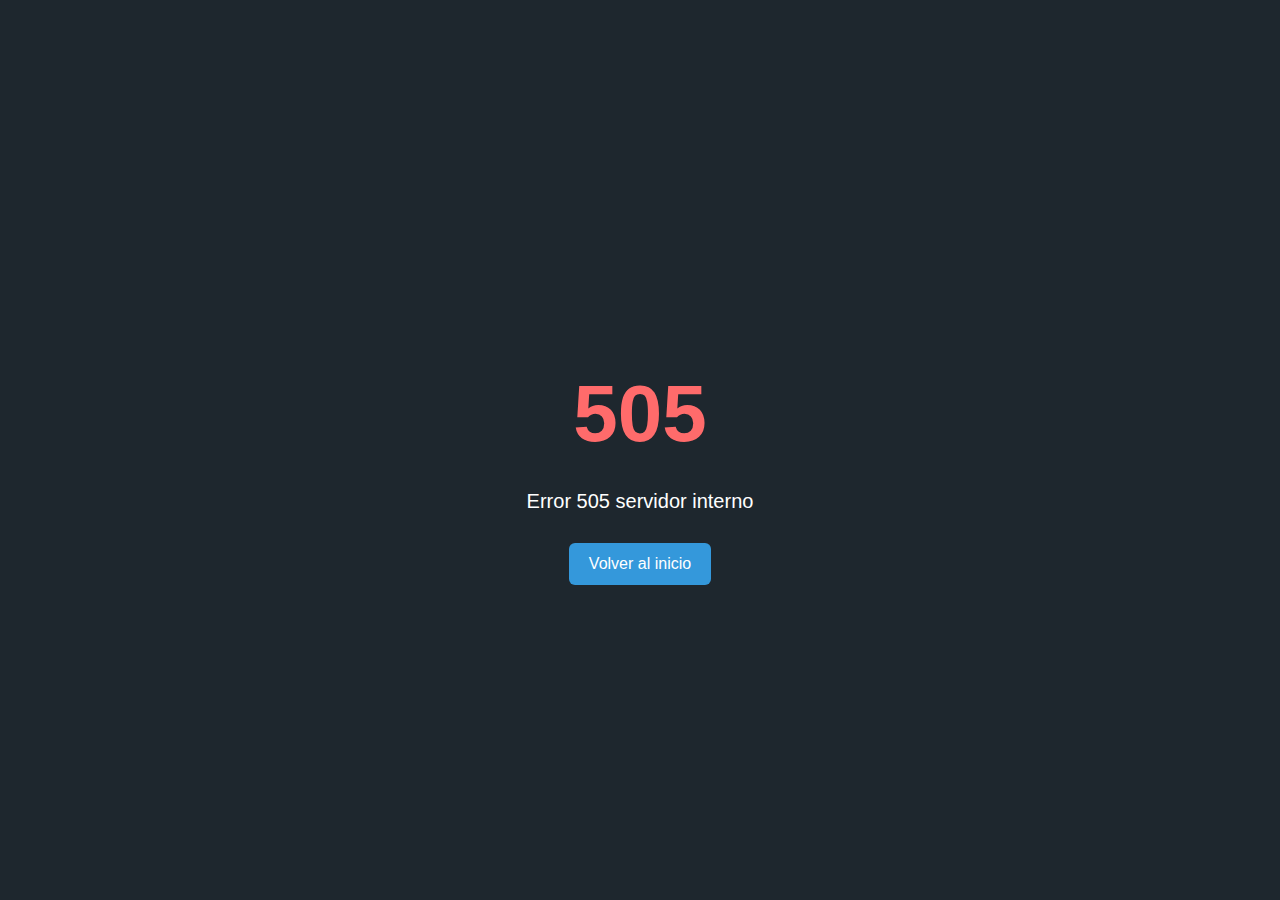
<file: erro 505.html>
<!DOCTYPE html>
<html lang="es">
<head>
    <meta charset="UTF-8">
    <title>Error 404 - Página no encontrada</title>
    <link rel="stylesheet" href="estilos-505.css">
</head>
<body>
    <h1>505</h1>
    <p>Error 505 servidor interno</p>
    <a href="login.html">Volver al inicio</a>
</body>
</html>
</file>
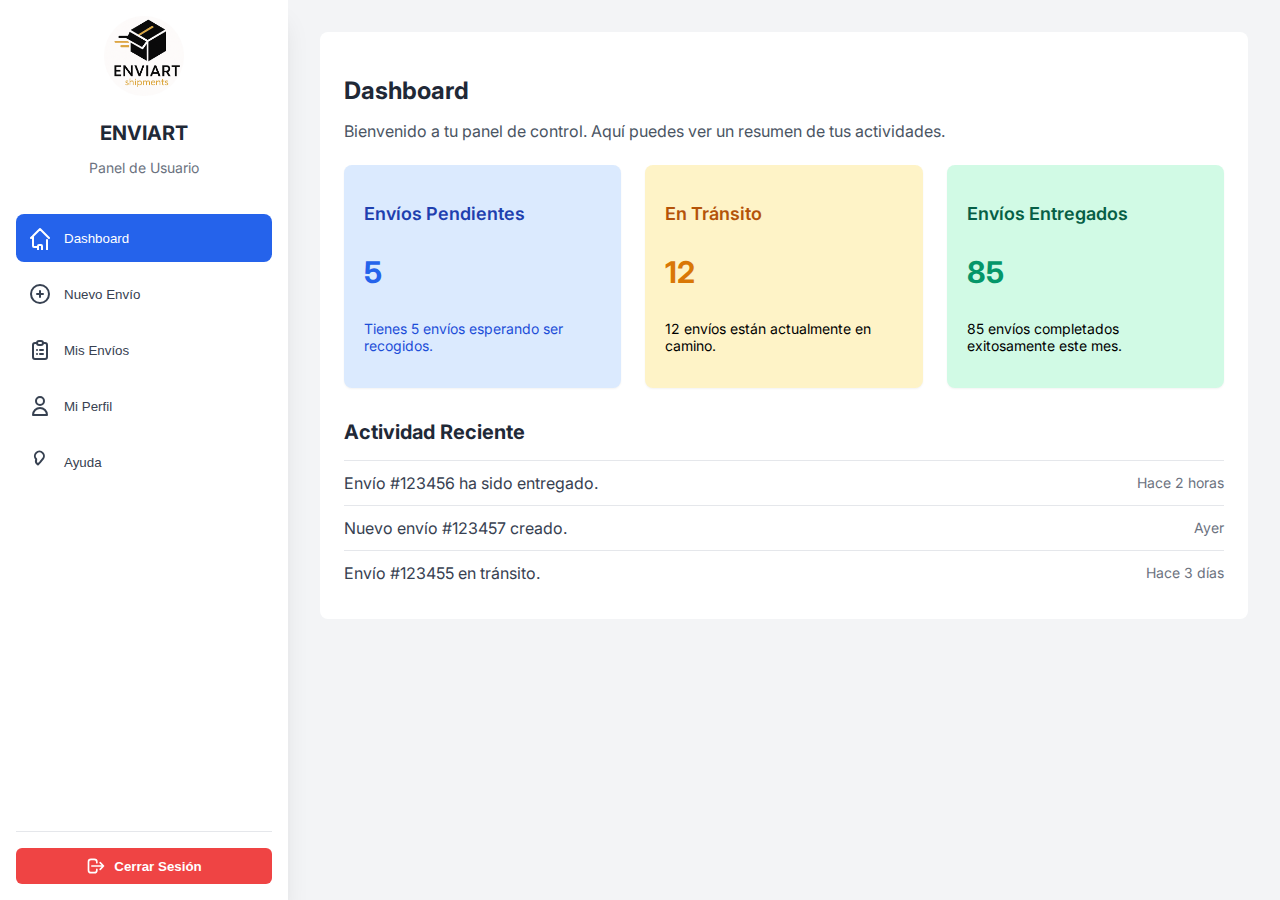
<file: panel.html>
<!DOCTYPE html>
<html lang="es">
<head>
    <meta charset="UTF-8">
    <meta name="viewport" content="width=device-width, initial-scale=1.0">
    <title>Panel de Usuario - ENVIART</title>
    <link rel="stylesheet" href="style.css">
    <link href="https://fonts.googleapis.com/css2?family=Inter:wght@400;500;600;700&display=swap" rel="stylesheet">
</head>
<body>
    <div class="dashboard-layout">
        <aside class="sidebar">
            <div class="sidebar-header">
                <img
                    src="Logo.png"
                    alt="Company Logo"
                    class="company-logo"
                />
                <h1 class="company-name">ENVIART</h1>
                <p class="user-panel-text">Panel de Usuario</p>
            </div>

            <nav class="main-nav">
                <ul>
                    <li class="nav-item active">
                        <button class="nav-button">
                            <svg class="nav-icon" fill="none" stroke="currentColor" viewBox="0 0 24 24" xmlns="http://www.w3.org/2000/svg">
                                <path stroke-linecap="round" stroke-linejoin="round" stroke-width="2" d="M3 12l2-2m0 0l7-7 7 7M5 10v10a1 1 0 001 1h3m10-11l2 2m-2 2v10a1 1 0 01-1 1h-3m-6 0a1 1 0 001-1v-4a1 1 0 011-1h2a1 1 0 011 1v4a1 1 0 001 1m-6 0h6"></path>
                            </svg>
                            <span class="nav-label">Dashboard</span>
                        </button>
                    </li>
                    <li class="nav-item">
                        <button class="nav-button">
                            <svg class="nav-icon" fill="none" stroke="currentColor" viewBox="0 0 24 24" xmlns="http://www.w3.org/2000/svg">
                                <path stroke-linecap="round" stroke-linejoin="round" stroke-width="2" d="M12 9v3m0 0v3m0-3h3m-3 0H9m12 0a9 9 0 11-18 0 9 9 0 0118 0z"></path>
                            </svg>
                            <span class="nav-label">Nuevo Envío</span>
                        </button>
                    </li>
                    <li class="nav-item">
                        <button class="nav-button">
                            <svg class="nav-icon" fill="none" stroke="currentColor" viewBox="0 0 24 24" xmlns="http://www.w3.org/2000/svg">
                                <path stroke-linecap="round" stroke-linejoin="round" stroke-width="2" d="M9 5H7a2 2 0 00-2 2v12a2 2 0 002 2h10a2 2 0 002-2V7a2 2 0 00-2-2h-2M9 5a2 2 0 002 2h2a2 2 0 002-2M9 5a2 2 0 012-2h2a2 2 0 012 2m-3 7h3m-3 4h3m-6-4h.01M9 16h.01"></path>
                            </svg>
                            <span class="nav-label">Mis Envíos</span>
                        </button>
                    </li>
                    <li class="nav-item">
                        <button class="nav-button">
                            <svg class="nav-icon" fill="none" stroke="currentColor" viewBox="0 0 24 24" xmlns="http://www.w3.org/2000/svg">
                                <path stroke-linecap="round" stroke-linejoin="round" stroke-width="2" d="M16 7a4 4 0 11-8 0 4 4 0 018 0zM12 14a7 7 0 00-7 7h14a7 7 0 00-7-7z"></path>
                            </svg>
                            <span class="nav-label">Mi Perfil</span>
                        </button>
                    </li>
                    <li class="nav-item">
                        <button class="nav-button">
                            <svg class="nav-icon" fill="none" stroke="currentColor" viewBox="0 0 24 24" xmlns="http://www.w3.org/2000/svg">
                                <path stroke-linecap="round" stroke-linejoin="round" stroke-width="2" d="M8.228 9.228a4.5 4.5 0 116.364 0L12 12.364l-2.121 2.121A4.5 4.5 0 018.228 9.228z"></path>
                            </svg>
                            <span class="nav-label">Ayuda</span>
                        </button>
                    </li>
                </ul>
            </nav>

            <div class="logout-section">
                <button class="logout-button">
                    <svg class="logout-icon" fill="none" stroke="currentColor" viewBox="0 0 24 24" xmlns="http://www.w3.org/2000/svg">
                        <path stroke-linecap="round" stroke-linejoin="round" stroke-width="2" d="M17 16l4-4m0 0l-4-4m4 4H7m6 4v1a3 3 0 01-3 3H6a3 3 0 01-3-3V7a3 3 0 013-3h4a3 3 0 013 3v1"></path>
                    </svg>
                    Cerrar Sesión
                </button>
            </div>
        </aside>
        <main class="main-content">
            <section id="dashboard-content" class="content-section active">
                <div class="content-card">
                    <h2 class="section-title">Dashboard</h2>
                    <p class="section-description">Bienvenido a tu panel de control. Aquí puedes ver un resumen de tus actividades.</p>

                    <div class="dashboard-cards-grid">
                        <div class="dashboard-card blue-card">
                            <h3 class="card-title">Envíos Pendientes</h3>
                            <p class="card-value">5</p>
                            <p class="card-description">Tienes 5 envíos esperando ser recogidos.</p>
                        </div>
                        <div class="dashboard-card yellow-card">
                            <h3 class="card-title">En Tránsito</h3>
                            <p class="card-value">12</p>
                            <p class="card-description">12 envíos están actualmente en camino.</p>
                        </div>
                        <div class="dashboard-card green-card">
                            <h3 class="card-title">Envíos Entregados</h3>
                            <p class="card-value">85</p>
                            <p class="card-description">85 envíos completados exitosamente este mes.</p>
                        </div>
                    </div>

                    <div class="recent-activity">
                        <h3 class="activity-title">Actividad Reciente</h3>
                        <ul class="activity-list">
                            <li class="activity-item">
                                <span class="activity-text">Envío #123456 ha sido entregado.</span>
                                <span class="activity-time">Hace 2 horas</span>
                            </li>
                            <li class="activity-item">
                                <span class="activity-text">Nuevo envío #123457 creado.</span>
                                <span class="activity-time">Ayer</span>
                            </li>
                            <li class="activity-item">
                                <span class="activity-text">Envío #123455 en tránsito.</span>
                                <span class="activity-time">Hace 3 días</span>
                            </li>
                        </ul>
                    </div>
                </div>
            </section>
            <section id="new-shipment-content" class="content-section">
                <div class="content-card">
                    <h2 class="section-title">Crear Nuevo Envío</h2>
                    <p class="section-description">Completa los detalles para tu nuevo envío.</p>

                    <form class="shipment-form">
                        <div class="form-group">
                            <label for="origin" class="form-label">Origen</label>
                            <input type="text" id="origin" class="form-input" placeholder="Dirección de origen" />
                        </div>
                        <div class="form-group">
                            <label for="destination" class="form-label">Destino</label>
                            <input type="text" id="destination" class="form-input" placeholder="Dirección de destino" />
                        </div>
                        <div class="form-group">
                            <label for="package-type" class="form-label">Tipo de Paquete</label>
                            <select id="package-type" class="form-select">
                                <option>Documentos</option>
                                <option>Paquete Pequeño</option>
                                <option>Paquete Mediano</option>
                                <option>Paquete Grande</option>
                            </select>
                        </div>
                        <div class="form-group">
                            <label for="weight" class="form-label">Peso (kg)</label>
                            <input type="number" id="weight" class="form-input" placeholder="Ej: 5.5" step="0.1" />
                        </div>
                        <button type="submit" class="submit-form-button">Solicitar Envío</button>
                    </form>
                </div>
            </section>
            <section id="my-shipments-content" class="content-section">
                <div class="content-card">
                    <h2 class="section-title">Mis Envíos</h2>
                    <p class="section-description">Aquí puedes ver el estado y el historial de todos tus envíos.</p>

                    <div class="table-container">
                        <table class="shipments-table">
                            <thead>
                                <tr>
                                    <th>ID Envío</th>
                                    <th>Origen</th>
                                    <th>Destino</th>
                                    <th>Estado</th>
                                    <th>Fecha</th>
                                </tr>
                            </thead>
                            <tbody>
                                <tr>
                                    <td>#123458</td>
                                    <td>Bogotá</td>
                                    <td>Medellín</td>
                                    <td><span class="status-badge yellow-badge">En Tránsito</span></td>
                                    <td>2024-07-08</td>
                                </tr>
                                <tr>
                                    <td>#123457</td>
                                    <td>Cali</td>
                                    <td>Barranquilla</td>
                                    <td><span class="status-badge blue-badge">Pendiente</span></td>
                                    <td>2024-07-07</td>
                                </tr>
                                <tr>
                                    <td>#123456</td>
                                    <td>Bogotá</td>
                                    <td>Cali</td>
                                    <td><span class="status-badge green-badge">Entregado</span></td>
                                    <td>2024-07-05</td>
                                </tr>
                            </tbody>
                        </table>
                    </div>
                </div>
            </section>
            <section id="profile-content" class="content-section">
                <div class="content-card">
                    <h2 class="section-title">Mi Perfil</h2>
                    <p class="section-description">Gestiona la información de tu cuenta.</p>

                    <form class="profile-form">
                        <div class="form-group">
                            <label for="full-name" class="form-label">Nombre Completo</label>
                            <input type="text" id="full-name" class="form-input" value="Juan Pérez" />
                        </div>
                        <div class="form-group">
                            <label for="email-profile" class="form-label">Correo Electrónico</label>
                            <input type="email" id="email-profile" class="form-input" value="juan.perez@example.com" />
                        </div>
                        <div class="form-group">
                            <label for="phone" class="form-label">Teléfono</label>
                            <input type="tel" id="phone" class="form-input" value="+57 300 123 4567" />
                        </div>
                        <button type="submit" class="submit-profile-button">Guardar Cambios</button>
                    </form>
                </div>
            </section>
            <section id="help-content" class="content-section">
                <div class="content-card">
                    <h2 class="section-title">Ayuda y Soporte</h2>
                    <p class="section-description">Encuentra respuestas a tus preguntas o contacta con nuestro equipo de soporte.</p>

                    <div class="help-section">
                        <h3 class="help-subtitle">Preguntas Frecuentes</h3>
                        <details class="faq-item">
                            <summary class="faq-summary">¿Cómo puedo rastrear mi envío?</summary>
                            <p class="faq-answer">Puedes rastrear tu envío ingresando el número de seguimiento en la sección "Mis Envíos".</p>
                        </details>
                        <details class="faq-item">
                            <summary class="faq-summary">¿Qué hago si mi paquete está dañado?</summary>
                            <p class="faq-answer">Por favor, contacta a nuestro equipo de soporte inmediatamente con fotos del daño.</p>
                        </details>

                        <h3 class="help-subtitle contact-margin-top">Contactar Soporte</h3>
                        <p class="contact-text">Si no encuentras lo que buscas, no dudes en contactarnos:</p>
                        <ul class="contact-list">
                            <li>Email: <a href="mailto:soporte@enviart.com" class="contact-link">soporte@enviart.com</a></li>
                            <li>Teléfono: <a href="tel:+5712345678" class="contact-link">+57 1 234 5678</a></li>
                        </ul>
                    </div>
                </div>
            </section>
        </main>
    </div>
</body>
</html>
</file>
<file: estilos-505.css>
body {
    background-color: #1e272e;
    color: #ffffff;
    font-family: 'Segoe UI', Tahoma, Geneva, Verdana, sans-serif;
    display: flex;
    flex-direction: column;
    justify-content: center;
    align-items: center;
    height: 100vh;
    margin: 0;
}

h1 {
    font-size: 80px;
    margin-bottom: 10px;
    color: #ff6b6b;
}

p {
    font-size: 20px;
    margin-bottom: 30px;
}

a {
    text-decoration: none;
    color: #ffffff;
    background-color: #3498db;
    padding: 12px 20px;
    border-radius: 6px;
    transition: background-color 0.3s;
}

a:hover {
    background-color: #2980b9;
}
</file>
<file: style.css>
@import url('https://fonts.googleapis.com/css2?family=Inter:wght@400;500;600;700&display=swap');
:root {
    --bg-gray-100: #f3f4f6;
    --bg-white: #ffffff;
    --shadow-lg: 0 10px 15px -3px rgba(0, 0, 0, 0.1), 0 4px 6px -2px rgba(0, 0, 0, 0.05);
    --shadow-xl: 0 20px 25px -5px rgba(0, 0, 0, 0.1), 0 10px 10px -5px rgba(0, 0, 0, 0.04);
    --text-gray-800: #1f2937;
    --text-gray-500: #6b7280;
    --text-gray-700: #374151;
    --text-gray-600: #4b5563;
    --text-blue-600: #2563eb;
    --text-blue-700: #1d4ed8;
    --text-blue-800: #1e40af;
    --bg-blue-100: #dbeafe;
    --bg-blue-600: #2563eb;
    --bg-gray-200: #e5e7eb;
    --bg-red-500: #ef4444;
    --bg-red-600: #dc2626;
    --bg-yellow-100: #fef3c7;
    --text-yellow-600: #d97706;
    --text-yellow-800: #b45309;
    --bg-green-100: #d1fae5;
    --text-green-600: #059669;
    --text-green-800: #065f46;
    --bg-green-600-darker: #047857; 
    --border-gray-200: #e5e7eb;
    --border-gray-300: #d1d5db;
}

body {
    margin: 0;
    font-family: 'Inter', sans-serif;
    background-color: var(--bg-gray-100);
    min-height: 100vh;
    display: flex;
    justify-content: center;
    align-items: center;
}

.dashboard-layout {
    display: flex;
    flex-direction: column; 
    min-height: 100vh;
    width: 100%;
    background-color: var(--bg-gray-100);
}
.sidebar {
    width: 100%;
    background-color: var(--bg-white);
    box-shadow: var(--shadow-lg); 
    padding: 1rem;
    display: flex;
    flex-direction: column;
    border-radius: 0.5rem; 
    margin: 0.5rem;
}

.sidebar-header {
    text-align: center;
    margin-bottom: 1.5rem;
}

.company-logo {
    margin: 0 auto 0.5rem;
    border-radius: 9999px; 
    box-shadow: var(--shadow-md);
    width: 80px;
    height: 80px;
}

.company-name {
    font-size: 1.25rem; 
    font-weight: 700; 
    color: var(--text-gray-800);
}

.user-panel-text {
    font-size: 0.875rem; 
    color: var(--text-gray-500);
}

.main-nav {
    flex-grow: 1; 
}

.main-nav ul {
    list-style: none;
    padding: 0;
    margin: 0;
}

.nav-item {
    margin-bottom: 0.5rem;
}

.nav-button {
    width: 100%;
    display: flex;
    align-items: center;
    padding: 0.75rem;
    border-radius: 0.5rem;
    text-align: left;
    transition: all 200ms ease-in-out;
    border: none;
    background: none;
    cursor: pointer;
    color: var(--text-gray-700);
}

.nav-button:hover {
    background-color: var(--bg-gray-200);
    color: var(--text-blue-700);
}

.nav-item.active .nav-button {
    background-color: var(--bg-blue-600);
    color: var(--bg-white);
    box-shadow: var(--shadow-md);
}

.nav-icon {
    width: 1.5rem; 
    height: 1.5rem; 
    margin-right: 0.75rem; 
}

.nav-label {
    font-weight: 500; 
}

.logout-section {
    margin-top: auto; 
    padding-top: 1rem;
    border-top: 1px solid var(--border-gray-200);
}

.logout-button {
    width: 100%;
    display: flex;
    align-items: center;
    justify-content: center;
    padding: 0.5rem 1rem;
    background-color: var(--bg-red-500);
    color: var(--bg-white);
    font-weight: 600;
    border-radius: 0.375rem; 
    box-shadow: var(--shadow-md);
    transition: background-color 300ms ease-in-out;
    border: none;
    cursor: pointer;
}

.logout-button:hover {
    background-color: var(--bg-red-600);
}

.logout-icon {
    width: 1.25rem;
    height: 1.25rem; 
    margin-right: 0.5rem; 
}
.main-content {
    flex: 1; 
    padding: 1rem; 
    overflow-y: auto;
}

.content-section {
    display: none; 
}

.content-section.active {
    display: block; 
}

.content-card {
    background-color: var(--bg-white);
    padding: 1.5rem; 
    border-radius: 0.5rem;
    box-shadow: var(--shadow-md);
}

.section-title {
    font-size: 1.5rem;
    font-weight: 700; 
    color: var(--text-gray-800);
    margin-bottom: 1rem;
}

.section-description {
    color: var(--text-gray-600);
    margin-bottom: 1.5rem;
}
.dashboard-cards-grid {
    display: grid;
    grid-template-columns: 1fr; 
    gap: 1.5rem; 
}

.dashboard-card {
    padding: 1.25rem; 
    border-radius: 0.5rem; 
    box-shadow: 0 1px 2px 0 rgba(0, 0, 0, 0.05);
}

.dashboard-card.blue-card { background-color: var(--bg-blue-100); }
.dashboard-card.yellow-card { background-color: var(--bg-yellow-100); }
.dashboard-card.green-card { background-color: var(--bg-green-100); }

.dashboard-card .card-title {
    font-size: 1.125rem; 
    font-weight: 600; 
    margin-bottom: 0.5rem;
}
.blue-card .card-title { color: var(--text-blue-800); }
.yellow-card .card-title { color: var(--text-yellow-800); }
.green-card .card-title { color: var(--text-green-800); }

.dashboard-card .card-value {
    font-size: 1.875rem; 
    font-weight: 700; 
}
.blue-card .card-value { color: var(--text-blue-600); }
.yellow-card .card-value { color: var(--text-yellow-600); }
.green-card .card-value { color: var(--text-green-600); }

.dashboard-card .card-description {
    font-size: 0.875rem; 
}
.blue-card .card-description { color: var(--text-blue-700); }
.yellow-card .card-description { color: var(--text-yellow-700); }
.green-card .card-description { color: var(--text-green-700); }
.recent-activity {
    margin-top: 2rem; 
}

.activity-title {
    font-size: 1.25rem; 
    font-weight: 700; 
    color: var(--text-gray-800);
    margin-bottom: 1rem;
}

.activity-list {
    list-style: none;
    padding: 0;
    margin: 0;
    border-top: 1px solid var(--border-gray-200); 
}

.activity-item {
    padding-top: 0.75rem;
    padding-bottom: 0.75rem; 
    display: flex;
    justify-content: space-between;
    align-items: center;
    border-bottom: 1px solid var(--border-gray-200);
}
.activity-item:last-child {
    border-bottom: none; 
}


.activity-text {
    color: var(--text-gray-700);
}

.activity-time {
    font-size: 0.875rem; 
    color: var(--text-gray-500);
}
.shipment-form,
.profile-form {
    display: flex;
    flex-direction: column;
    gap: 1rem; 
}

.form-group {
    text-align: left; 
}

.form-label {
    display: block;
    font-size: 0.875rem; 
    font-weight: 500; 
    color: var(--text-gray-700);
    margin-bottom: 0.25rem; /
}

.form-input,
.form-select {
    display: block;
    width: 100%;
    padding: 0.75rem;
    border: 1px solid var(--border-gray-300);
    border-radius: 0.5rem; 
    box-shadow: 0 1px 2px 0 rgba(0, 0, 0, 0.05); 
    transition: border-color 0.15s ease-in-out, box-shadow 0.15s ease-in-out;
}

.form-input:focus,
.form-select:focus {
    outline: none;
    border-color: var(--text-blue-600); 
    box-shadow: 0 0 0 3px rgba(37, 99, 235, 0.5); 
}

.submit-form-button {
    width: 100%;
    padding: 0.75rem 1rem; 
    background-color: var(--text-green-600); 
    color: var(--bg-white);
    font-weight: 600;
    border-radius: 0.5rem; 
    box-shadow: var(--shadow-md);
    transition: background-color 300ms ease-in-out;
    border: none;
    cursor: pointer;
}

.submit-form-button:hover {
    background-color: var(--bg-green-600-darker);
}

.submit-profile-button {
    width: 100%;
    padding: 0.75rem 1rem; 
    background-color: var(--bg-blue-600); 
    color: var(--bg-white);
    font-weight: 600; 
    border-radius: 0.5rem; 
    box-shadow: var(--shadow-md);
    transition: background-color 300ms ease-in-out;
    border: none;
    cursor: pointer;
}

.submit-profile-button:hover {
    background-color: var(--text-blue-700); 
}



.table-container {
    overflow-x: auto; 
}

.shipments-table {
    min-width: 100%; 
    border-collapse: collapse; 
    border-spacing: 0;
    width: 100%;
    background-color: var(--bg-white);
    border-radius: 0.5rem; 
    overflow: hidden; 
}

.shipments-table thead {
    background-color: var(--bg-gray-50);
}

.shipments-table th,
.shipments-table td {
    padding: 0.75rem 1.5rem;
    text-align: left;
    font-size: 0.75rem; 
    color: var(--text-gray-500);
    text-transform: uppercase; 
    letter-spacing: 0.05em; 
    white-space: nowrap; 
    border-bottom: 1px solid var(--border-gray-200); 
}

.shipments-table tbody tr:last-child td {
    border-bottom: none; 
}

.shipments-table tbody td {
    color: var(--text-gray-700);
    font-weight: 500;
}

.status-badge {
    padding: 0.125rem 0.5rem; 
    display: inline-flex;
    font-size: 0.75rem;
    line-height: 1.25rem;
    font-weight: 600; 
    border-radius: 9999px; 
}

.status-badge.yellow-badge { background-color: var(--bg-yellow-100); color: var(--text-yellow-800); }
.status-badge.blue-badge { background-color: var(--bg-blue-100); color: var(--text-blue-800); }
.status-badge.green-badge { background-color: var(--bg-green-100); color: var(--text-green-800); }

.help-section {
    text-align: left;
    display: flex;
    flex-direction: column;
    gap: 1rem; 
}

.help-subtitle {
    font-size: 1.25rem; 
    font-weight: 600;
    color: var(--text-gray-800);
    margin-top: 0;
    margin-bottom: 0.5rem;
}

.contact-margin-top {
    margin-top: 1.5rem; 
}

.faq-item {
    padding: 0.75rem; 
    background-color: var(--bg-gray-50);
    border-radius: 0.5rem;
    cursor: pointer;
}

.faq-summary {
    font-weight: 500;
    color: var(--text-gray-700);
}

.faq-answer {
    margin-top: 0.5rem; 
    color: var(--text-gray-600);
}

.contact-text {
    color: var(--text-gray-600);
}

.contact-list {
    list-style: disc;
    list-style-position: inside; 
    color: var(--text-gray-700);
    padding-left: 0; 
}

.contact-list li {
    margin-bottom: 0.25rem;
}

.contact-list li:last-child {
    margin-bottom: 0;
}

.contact-link {
    color: var(--text-blue-600);
    text-decoration: none;
}

.contact-link:hover {
    text-decoration: underline;
}
@media (min-width: 1024px) { 
    .dashboard-layout {
        flex-direction: row; 
    }

    .sidebar {
        width: 16rem; 
        box-shadow: var(--shadow-xl); 
        border-radius: 0; 
        margin: 0; 
    }

    .main-content {
        padding: 2rem; 
    }

    .dashboard-cards-grid {
        grid-template-columns: repeat(3, 1fr); 
    }
}

@media (min-width: 768px) and (max-width: 1023px) { 
    .dashboard-cards-grid {
        grid-template-columns: repeat(2, 1fr); 
    }
}
</file>
